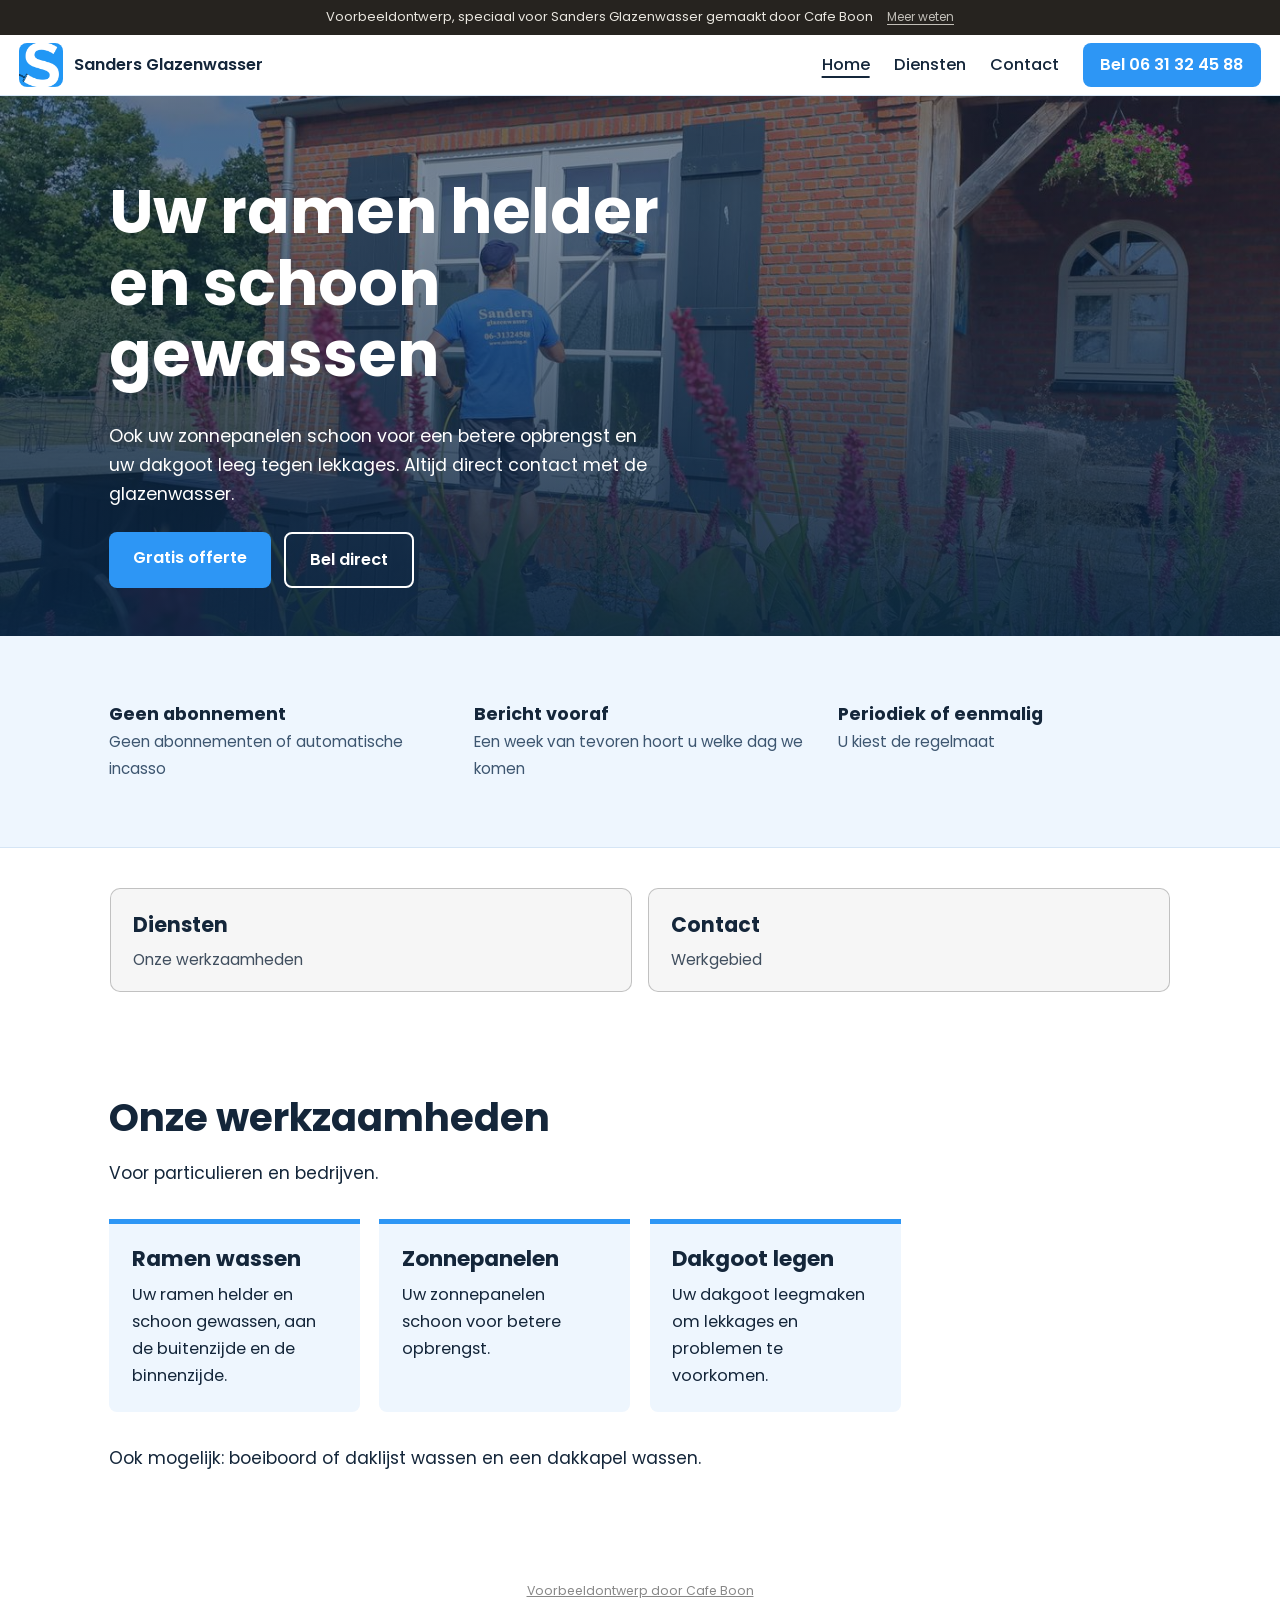
<file: index.html>
<!doctype html>
<html lang="nl">
<head>
<meta charset="utf-8">
<meta name="viewport" content="width=device-width, initial-scale=1">
<meta name="robots" content="noindex">
<title>Sanders Glazenwasser - Ramen, zonnepanelen en dakgoten rond Breda</title>
<meta name="description" content="Sanders Glazenwasser uit Breda wast ramen, zonnepanelen en dakgoten in Breda, Bavel, Prinsenbeek, Zundert, Rijsbergen en Effen. Geen abonnement. Bel 06 31 32 45 88.">
<meta property="og:title" content="Sanders Glazenwasser, Breda">
<meta property="og:description" content="Ramen wassen, zonnepanelen reinigen en dakgoten legen. Geen abonnement of automatische incasso.">
<meta property="og:image" content="images/og.jpg">
<link rel="icon" type="image/png" href="images/logo.png">
<link rel="preconnect" href="https://fonts.googleapis.com">
<link rel="preconnect" href="https://fonts.gstatic.com" crossorigin>
<link href="https://fonts.googleapis.com/css2?family=Poppins:wght@400;500;600;700&display=swap" rel="stylesheet">
<link rel="stylesheet" href="style.css">
</head>
<body>
<div class="vb-banner" role="note"><span>Voorbeeldontwerp, speciaal voor Sanders Glazenwasser gemaakt door Cafe Boon</span><a href="https://cafeboon.com">Meer weten</a></div>
<header class="top">
<a class="brand" href="index.html"><img alt="Sanders Glazenwasser" src="images/logo.png"/><span>Sanders Glazenwasser</span></a>
<nav><a aria-current="page" href="index.html">Home</a><a href="aanbod.html">Diensten</a><a href="contact.html">Contact</a></nav>
<a class="call" href="tel:+31631324588">Bel 06 31 32 45 88</a>
</header>
<div aria-label="Pagina's" class="sn-bar" role="navigation"><a aria-current="page" class="sn-link" href="index.html">Home</a><a class="sn-link" href="aanbod.html">Diensten</a><a class="sn-link" href="contact.html">Contact</a></div>
<section class="hero">
<img alt="Sanders Glazenwasser wast de ramen van een woning" src="images/aan-het-werk.jpg"/>
<div class="hero-in">
<h1>Uw ramen helder en schoon gewassen</h1>
<p class="claim">Ook uw zonnepanelen schoon voor een betere opbrengst en uw dakgoot leeg tegen lekkages. Altijd direct contact met de glazenwasser.</p>
<div class="actions">
<a class="btn" href="offerte.html">Gratis offerte</a>
<a class="btn ghost" href="tel:+31631324588">Bel direct</a>
</div>
</div>
</section>
<section class="facts">
<div class="wrap row">
<div><b>Geen abonnement</b><span>Geen abonnementen of automatische incasso</span></div>
<div><b>Bericht vooraf</b><span>Een week van tevoren hoort u welke dag we komen</span></div>
<div><b>Periodiek of eenmalig</b><span>U kiest de regelmaat</span></div>
</div>
</section>
<div class="sn-cards"><a class="sn-card" href="aanbod.html"><strong>Diensten</strong><span>Onze werkzaamheden</span></a><a class="sn-card" href="contact.html"><strong>Contact</strong><span>Werkgebied</span></a></div>
<section class="wrap">
<h2>Onze werkzaamheden</h2>
<p class="lead">Voor particulieren en bedrijven.</p>
<div class="cards">
<article>
<h3>Ramen wassen</h3>
<p>Uw ramen helder en schoon gewassen, aan de buitenzijde en de binnenzijde.</p>
</article>
<article>
<h3>Zonnepanelen</h3>
<p>Uw zonnepanelen schoon voor betere opbrengst.</p>
</article>
<article>
<h3>Dakgoot legen</h3>
<p>Uw dakgoot leegmaken om lekkages en problemen te voorkomen.</p>
</article>
</div>
<p class="lead">Ook mogelijk: boeiboord of daklijst wassen en een dakkapel wassen.</p>
</section>
<footer>
<p class="credit"><a href="https://cafeboon.com">Voorbeeldontwerp door Cafe Boon</a></p>
</footer>
<a class="fab" href="tel:+31631324588">Bel</a>
</body></html>
</file>
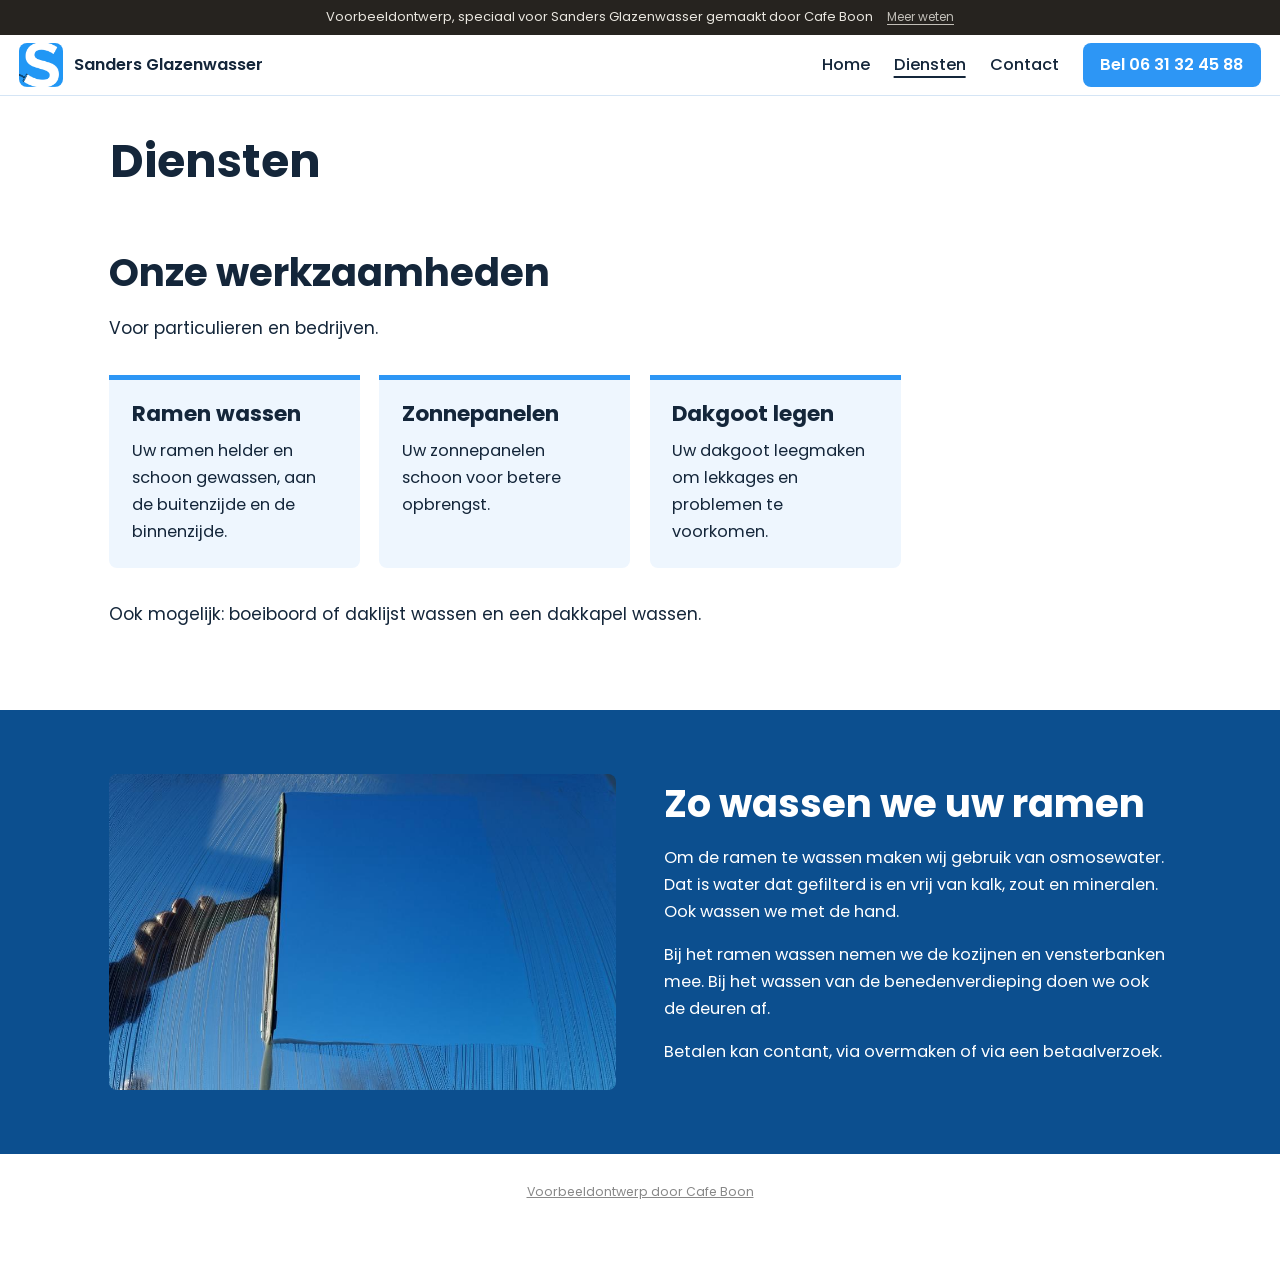
<file: aanbod.html>
<!doctype html>
<html lang="nl">
<head>
<meta charset="utf-8">
<meta name="viewport" content="width=device-width, initial-scale=1">
<meta name="robots" content="noindex">
<title>Diensten | Sanders Glazenwasser</title>
<meta name="description" content="Sanders Glazenwasser uit Breda wast ramen, zonnepanelen en dakgoten in Breda, Bavel, Prinsenbeek, Zundert, Rijsbergen en Effen. Geen abonnement. Bel 06 31 32 45 88.">
<meta property="og:title" content="Sanders Glazenwasser, Breda">
<meta property="og:description" content="Ramen wassen, zonnepanelen reinigen en dakgoten legen. Geen abonnement of automatische incasso.">
<meta property="og:image" content="images/og.jpg">
<link rel="icon" type="image/png" href="images/logo.png">
<link rel="preconnect" href="https://fonts.googleapis.com">
<link rel="preconnect" href="https://fonts.gstatic.com" crossorigin>
<link href="https://fonts.googleapis.com/css2?family=Poppins:wght@400;500;600;700&display=swap" rel="stylesheet">
<link rel="stylesheet" href="style.css">
</head>
<body>
<div class="vb-banner" role="note"><span>Voorbeeldontwerp, speciaal voor Sanders Glazenwasser gemaakt door Cafe Boon</span><a href="https://cafeboon.com">Meer weten</a></div>
<header class="top">
<a class="brand" href="index.html"><img alt="Sanders Glazenwasser" src="images/logo.png"/><span>Sanders Glazenwasser</span></a>
<nav><a href="index.html">Home</a><a aria-current="page" href="aanbod.html">Diensten</a><a href="contact.html">Contact</a></nav>
<a class="call" href="tel:+31631324588">Bel 06 31 32 45 88</a>
</header>
<div aria-label="Pagina's" class="sn-bar" role="navigation"><a class="sn-link" href="index.html">Home</a><a aria-current="page" class="sn-link" href="aanbod.html">Diensten</a><a class="sn-link" href="contact.html">Contact</a></div>
<div class="sn-head"><h1>Diensten</h1></div>
<section class="wrap" id="diensten">
<h2>Onze werkzaamheden</h2>
<p class="lead">Voor particulieren en bedrijven.</p>
<div class="cards">
<article>
<h3>Ramen wassen</h3>
<p>Uw ramen helder en schoon gewassen, aan de buitenzijde en de binnenzijde.</p>
</article>
<article>
<h3>Zonnepanelen</h3>
<p>Uw zonnepanelen schoon voor betere opbrengst.</p>
</article>
<article>
<h3>Dakgoot legen</h3>
<p>Uw dakgoot leegmaken om lekkages en problemen te voorkomen.</p>
</article>
</div>
<p class="lead">Ook mogelijk: boeiboord of daklijst wassen en een dakkapel wassen.</p>
</section>
<section class="band" id="werkwijze">
<div class="wrap split">
<img alt="Ruit wordt met de trekker schoon getrokken" src="images/trekker.jpg"/>
<div>
<h2>Zo wassen we uw ramen</h2>
<p>Om de ramen te wassen maken wij gebruik van osmosewater. Dat is water dat gefilterd is en vrij van kalk, zout en mineralen. Ook wassen we met de hand.</p>
<p>Bij het ramen wassen nemen we de kozijnen en vensterbanken mee. Bij het wassen van de benedenverdieping doen we ook de deuren af.</p>
<p>Betalen kan contant, via overmaken of via een betaalverzoek.</p>
</div>
</div>
</section>
<footer>
<p class="credit"><a href="https://cafeboon.com">Voorbeeldontwerp door Cafe Boon</a></p>
</footer>
<a class="fab" href="tel:+31631324588">Bel</a>
</body></html>
</file>
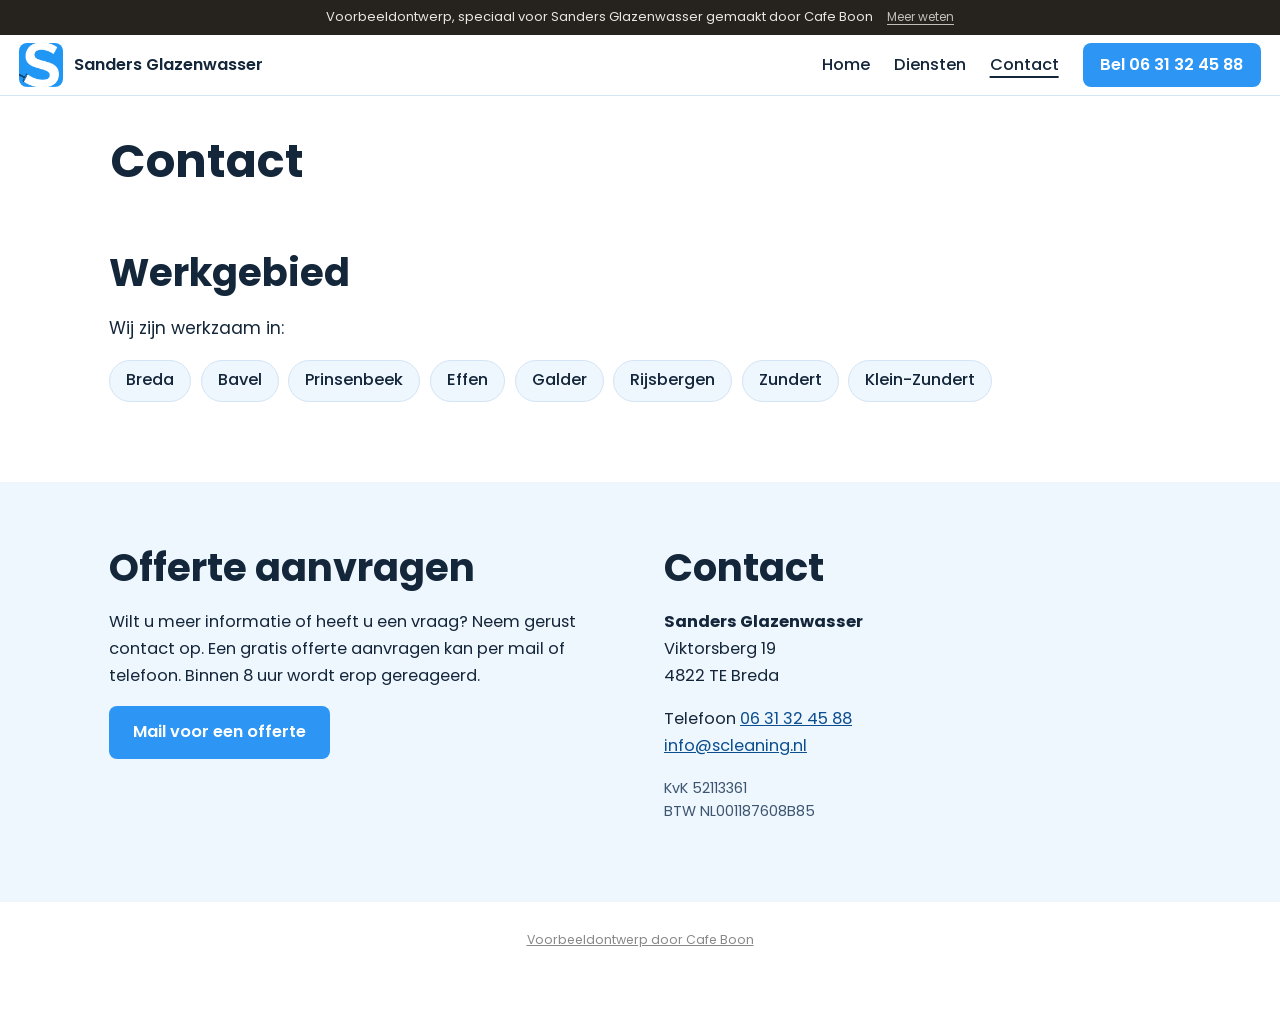
<file: contact.html>
<!doctype html>
<html lang="nl">
<head>
<meta charset="utf-8">
<meta name="viewport" content="width=device-width, initial-scale=1">
<meta name="robots" content="noindex">
<title>Contact | Sanders Glazenwasser</title>
<meta name="description" content="Sanders Glazenwasser uit Breda wast ramen, zonnepanelen en dakgoten in Breda, Bavel, Prinsenbeek, Zundert, Rijsbergen en Effen. Geen abonnement. Bel 06 31 32 45 88.">
<meta property="og:title" content="Sanders Glazenwasser, Breda">
<meta property="og:description" content="Ramen wassen, zonnepanelen reinigen en dakgoten legen. Geen abonnement of automatische incasso.">
<meta property="og:image" content="images/og.jpg">
<link rel="icon" type="image/png" href="images/logo.png">
<link rel="preconnect" href="https://fonts.googleapis.com">
<link rel="preconnect" href="https://fonts.gstatic.com" crossorigin>
<link href="https://fonts.googleapis.com/css2?family=Poppins:wght@400;500;600;700&display=swap" rel="stylesheet">
<link rel="stylesheet" href="style.css">
</head>
<body>
<div class="vb-banner" role="note"><span>Voorbeeldontwerp, speciaal voor Sanders Glazenwasser gemaakt door Cafe Boon</span><a href="https://cafeboon.com">Meer weten</a></div>
<header class="top">
<a class="brand" href="index.html"><img alt="Sanders Glazenwasser" src="images/logo.png"/><span>Sanders Glazenwasser</span></a>
<nav><a href="index.html">Home</a><a href="aanbod.html">Diensten</a><a aria-current="page" href="contact.html">Contact</a></nav>
<a class="call" href="tel:+31631324588">Bel 06 31 32 45 88</a>
</header>
<div aria-label="Pagina's" class="sn-bar" role="navigation"><a class="sn-link" href="index.html">Home</a><a class="sn-link" href="aanbod.html">Diensten</a><a aria-current="page" class="sn-link" href="contact.html">Contact</a></div>
<div class="sn-head"><h1>Contact</h1></div>
<section class="wrap" id="werkgebied">
<h2>Werkgebied</h2>
<p class="lead">Wij zijn werkzaam in:</p>
<ul class="places">
<li>Breda</li><li>Bavel</li><li>Prinsenbeek</li><li>Effen</li><li>Galder</li><li>Rijsbergen</li><li>Zundert</li><li>Klein-Zundert</li>
</ul>
</section>
<section class="visit" id="contact">
<div class="wrap two">
<div>
<h2>Offerte aanvragen</h2>
<p>Wilt u meer informatie of heeft u een vraag? Neem gerust contact op. Een gratis offerte aanvragen kan per mail of telefoon. Binnen 8 uur wordt erop gereageerd.</p>
<p><a class="btn" href="offerte.html">Mail voor een offerte</a></p>
</div>
<div>
<h2>Contact</h2>
<p><b>Sanders Glazenwasser</b><br/>Viktorsberg 19<br/>4822 TE Breda</p>
<p>Telefoon <a href="tel:+31631324588">06 31 32 45 88</a><br/><a href="mailto:info@scleaning.nl">info@scleaning.nl</a></p>
<p class="small">KvK 52113361<br/>BTW NL001187608B85</p>
</div>
</div>
</section>
<footer>
<p class="credit"><a href="https://cafeboon.com">Voorbeeldontwerp door Cafe Boon</a></p>
</footer>
<a class="fab" href="tel:+31631324588">Bel</a>
</body></html>
</file>
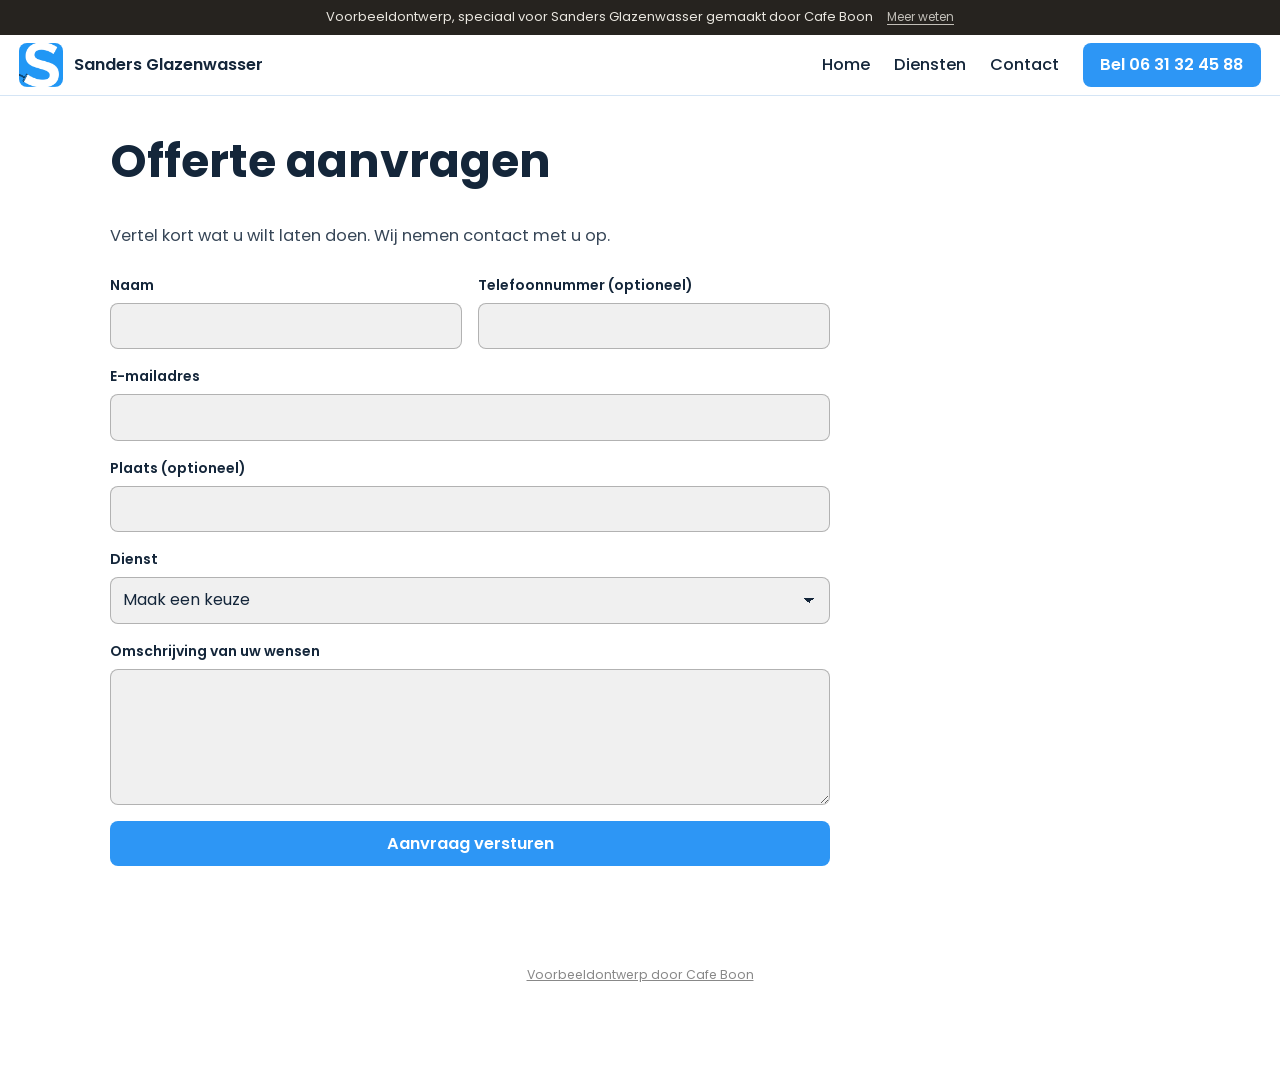
<file: offerte.html>
<!doctype html>
<html lang="nl">
<head>
<meta charset="utf-8">
<meta name="viewport" content="width=device-width, initial-scale=1">
<meta name="robots" content="noindex">
<title>Offerte aanvragen | Sanders Glazenwasser</title>
<meta name="description" content="Offerte aanvragen bij Sanders Glazenwasser.">
<meta property="og:title" content="Sanders Glazenwasser, Breda">
<meta property="og:description" content="Ramen wassen, zonnepanelen reinigen en dakgoten legen. Geen abonnement of automatische incasso.">
<meta property="og:image" content="images/og.jpg">
<link rel="icon" type="image/png" href="images/logo.png">
<link rel="preconnect" href="https://fonts.googleapis.com">
<link rel="preconnect" href="https://fonts.gstatic.com" crossorigin>
<link href="https://fonts.googleapis.com/css2?family=Poppins:wght@400;500;600;700&display=swap" rel="stylesheet">
<link rel="stylesheet" href="style.css">
</head>
<body>
<div class="vb-banner" role="note"><span>Voorbeeldontwerp, speciaal voor Sanders Glazenwasser gemaakt door Cafe Boon</span><a href="https://cafeboon.com">Meer weten</a></div>
<header class="top">
<a class="brand" href="index.html"><img alt="Sanders Glazenwasser" src="images/logo.png"/><span>Sanders Glazenwasser</span></a>
<nav><a href="index.html">Home</a><a href="aanbod.html">Diensten</a><a href="contact.html">Contact</a></nav>
<a class="call" href="tel:+31631324588">Bel 06 31 32 45 88</a>
</header>
<div aria-label="Pagina's" class="sn-bar" role="navigation"><a class="sn-link" href="index.html">Home</a><a class="sn-link" href="aanbod.html">Diensten</a><a class="sn-link" href="contact.html">Contact</a></div>
<div class="sn-head"><h1>Offerte aanvragen</h1></div>
<section class="sn-formsec" id="formulier"><div class="sn-formwrap"><p class="sn-lead">Vertel kort wat u wilt laten doen. Wij nemen contact met u op.</p><form class="sn-form" id="sn-form"><div class="sn-field"><label for="naam">Naam</label><input id="naam" name="naam" type="text" required autocomplete="name"></div><div class="sn-field"><label for="tel">Telefoonnummer (optioneel)</label><input id="tel" name="tel" type="tel" autocomplete="tel"></div><div class="sn-field full"><label for="email">E-mailadres</label><input id="email" name="email" type="email" required autocomplete="email"></div><div class="sn-field full"><label for="plaats">Plaats (optioneel)</label><input id="plaats" name="plaats" type="text" autocomplete="address-level2"></div><div class="sn-field full"><label for="keuze">Dienst</label><select id="keuze" name="keuze" required><option value="">Maak een keuze</option><option>Ramen wassen</option><option>Zonnepanelen</option><option>Dakgoot legen</option></select></div><div class="sn-field full"><label for="opm">Omschrijving van uw wensen</label><textarea id="opm" name="opm" rows="5" required></textarea></div><div class="sn-field full"><button class="btn" type="submit">Aanvraag versturen</button></div></form></div></section>
<script>(function(){var f=document.getElementById('sn-form');if(!f)return;f.addEventListener('submit',function(e){e.preventDefault();if(!f.checkValidity()){f.reportValidity();return;}var d=document.createElement('div');d.className='sn-done';d.setAttribute('role','status');d.tabIndex=-1;d.innerHTML='<h2>Bedankt voor uw aanvraag</h2><p>Dit is een voorbeeldwebsite van Cafe Boon. Uw aanvraag is daarom niet verstuurd. Neem voor een echte offerte contact op via <a href="tel:+31631324588">06 31 32 45 88</a>.</p>';f.parentNode.replaceChild(d,f);d.focus();});})();</script>
<footer>
<p class="credit"><a href="https://cafeboon.com">Voorbeeldontwerp door Cafe Boon</a></p>
</footer>
<a class="fab" href="tel:+31631324588">Bel</a>
</body></html>
</file>
<file: style.css>
:root{--blue:#2d96f5;--deep:#0c4f8f;--ink:#14263a;--bg:#fff;--soft:#eef6fe;--line:#d5e5f5}
*{box-sizing:border-box}
body{margin:0;font-family:"Poppins",sans-serif;color:var(--ink);background:var(--bg);line-height:1.65;font-size:1.02rem}
h1,h2,h3{font-weight:700;line-height:1.15;margin:0 0 .5em}
h2{font-size:clamp(1.7rem,4vw,2.4rem)}
a{color:var(--deep)}
.top{display:flex;align-items:center;gap:1.5rem;padding:.5rem 1.2rem;background:#fff;border-bottom:1px solid var(--line);position:sticky;top:0;z-index:5}
.brand{display:flex;align-items:center;gap:.7rem;text-decoration:none;color:var(--ink);font-weight:600}
.brand img{height:44px;width:44px;display:block;border-radius:8px}
.top nav{margin-left:auto;display:flex;gap:1.5rem}.top nav a{color:var(--ink);text-decoration:none;font-weight:500}
.call{background:var(--blue);color:#fff;text-decoration:none;padding:.55rem 1.1rem;font-weight:600;border-radius:8px;white-space:nowrap}
.hero{position:relative;min-height:540px;display:flex;align-items:flex-end;color:#fff;background:var(--deep)}
.hero>img{position:absolute;inset:0;width:100%;height:100%;object-fit:cover;object-position:30% 40%}
.hero:before{content:"";position:absolute;inset:0;background:linear-gradient(0deg,rgba(8,35,64,.92),rgba(8,35,64,.55) 75%);z-index:1}
.hero-in{position:relative;z-index:2;max-width:1100px;margin:0 auto;padding:3rem 1.2rem;width:100%}
.hero h1{font-size:clamp(2.2rem,6vw,3.9rem);max-width:15ch}
.claim{max-width:540px;font-size:1.1rem}
.actions{display:flex;gap:.8rem;flex-wrap:wrap;margin-top:1.4rem}
.btn{display:inline-block;background:var(--blue);color:#fff;padding:.8rem 1.5rem;text-decoration:none;font-weight:600;border-radius:8px}
.btn.ghost{background:transparent;border:2px solid #fff}
.facts{background:var(--soft);border-bottom:1px solid var(--line)}
.row{display:grid;grid-template-columns:repeat(3,1fr);gap:2rem;padding:2rem 1.2rem}
.row b{display:block;font-size:1.1rem}.row span{font-size:.95rem;color:#3d5670}
.wrap{max-width:1100px;margin:0 auto;padding:4rem 1.2rem}
.lead{max-width:720px;font-size:1.08rem}
.cards{display:grid;grid-template-columns:repeat(auto-fill,minmax(250px,1fr));gap:1.2rem;margin:2rem 0}
.cards article{background:var(--soft);border-top:5px solid var(--blue);padding:1.4rem;border-radius:0 0 8px 8px}
.cards h3{font-size:1.35rem}.cards p{margin:0}
.band{background:var(--deep);color:#fff}
.split{display:grid;grid-template-columns:1fr 1fr;gap:3rem;align-items:center}
.split img{width:100%;aspect-ratio:16/10;object-fit:cover;border-radius:8px}
.places{list-style:none;padding:0;display:flex;flex-wrap:wrap;gap:.6rem}
.places li{background:var(--soft);border:1px solid var(--line);padding:.4rem 1rem;border-radius:999px;font-weight:500}
.visit{background:var(--soft)}
.two{display:grid;grid-template-columns:1fr 1fr;gap:3rem}
.small{font-size:.9rem;color:#3d5670}
footer{text-align:center;padding:1.5rem 1rem 5rem;font-size:.9rem;color:#666}
.credit{font-size:.78rem;margin:.2rem}.credit a{color:#888}
.fab{display:none}
@media(max-width:760px){
.top nav,.call,.brand span{display:none}
.hero{min-height:440px}.row{grid-template-columns:1fr;gap:1.2rem}
.two,.split{grid-template-columns:1fr;gap:2rem}
.fab{display:block;position:fixed;right:1rem;bottom:1rem;background:var(--blue);color:#fff;text-decoration:none;font-weight:600;padding:.9rem 1.5rem;border-radius:999px;box-shadow:0 4px 12px rgba(0,0,0,.3);z-index:9}}
/* sitenav:start */
.sn-bar{display:none;gap:6px;overflow-x:auto;white-space:nowrap;-webkit-overflow-scrolling:touch;padding:8px 12px;background:inherit;color:inherit;font:inherit;line-height:1.2;border-bottom:1px solid rgba(128,128,128,.35);box-sizing:border-box;max-width:100%}
.sn-bar a.sn-link{flex:0 0 auto;padding:9px 15px;border-radius:999px;color:inherit;text-decoration:none;font-size:15px;font-weight:600;letter-spacing:0;text-transform:none;margin:0}
.sn-bar a.sn-link[aria-current="page"]{background:rgba(128,128,128,.2);box-shadow:inset 0 -2px 0 currentColor}
@media(max-width:760px){.sn-bar{display:flex}}
nav a[aria-current="page"]:not(.cta):not(.btn):not(.call){text-decoration:underline;text-underline-offset:6px;text-decoration-thickness:2px}
.sn-head{max-width:1100px;margin:0 auto;padding:40px 20px 0;box-sizing:border-box}
.sn-head h1{margin:0;color:inherit;font-size:clamp(30px,5vw,46px);line-height:1.1}
.sn-cards{max-width:1100px;margin:0 auto;padding:40px 20px;display:grid;grid-template-columns:repeat(auto-fit,minmax(230px,1fr));gap:16px;box-sizing:border-box}
.sn-card{display:block;padding:20px 22px;border:1px solid rgba(128,128,128,.45);border-radius:10px;background:rgba(128,128,128,.07);color:inherit;text-decoration:none;min-width:0}
.sn-card strong{display:block;font-size:1.25em;margin:0 0 6px;color:inherit}
.sn-card span{display:block;opacity:.8;font-size:.95em;line-height:1.4}
.sn-card:hover,.sn-card:focus-visible{border-color:currentColor}
/* sitenav:end */
/* voorbeeld-formulier:start */
@layer sn{.sn-form button.btn{border:0;font:inherit;cursor:pointer;line-height:1.2}}
.sn-formsec{padding:36px 0 72px}
.sn-formwrap{max-width:1100px;margin:0 auto;padding:0 20px;box-sizing:border-box}
.sn-formwrap>h2{margin:0 0 12px}
.sn-formwrap>.sn-lead,.sn-formwrap>.sn-form,.sn-formwrap>.sn-done{max-width:720px}
.sn-formwrap .sn-lead{margin:0 0 24px;opacity:.85}
.sn-form{display:grid;grid-template-columns:1fr 1fr;gap:16px}
.sn-field{display:flex;flex-direction:column;gap:6px;min-width:0;text-align:left}
.sn-field.full{grid-column:1/-1}
.sn-field label{font-size:14px;font-weight:600}
.sn-field input,.sn-field select,.sn-field textarea{font:inherit;font-size:16px;line-height:1.4;color:inherit;background:rgba(128,128,128,.12);border:1px solid rgba(128,128,128,.55);border-radius:8px;padding:11px 12px;width:100%;box-sizing:border-box;min-width:0;max-width:100%;-webkit-appearance:none;appearance:none}
.sn-field select{background-image:linear-gradient(45deg,transparent 50%,currentColor 50%),linear-gradient(135deg,currentColor 50%,transparent 50%);background-position:calc(100% - 20px) 50%,calc(100% - 15px) 50%;background-size:5px 5px;background-repeat:no-repeat;padding-right:38px}
.sn-field select option{color:#111;background:#fff}
.sn-field textarea{resize:vertical}
.sn-field input:focus,.sn-field select:focus,.sn-field textarea:focus{outline:2px solid currentColor;outline-offset:1px}
.sn-done{padding:28px;border:1px solid rgba(128,128,128,.55);border-radius:12px;background:rgba(128,128,128,.1)}
.sn-done h2{margin:0 0 10px}
.sn-done p{margin:0}
.sn-done a{text-decoration:underline;text-underline-offset:3px;font-weight:600}
.sn-formlink{padding:0 0 56px}
@media(max-width:640px){.sn-form{grid-template-columns:1fr}.sn-formsec{padding:24px 0 56px}}
/* voorbeeld-formulier:end */
/* voorbeeldbanner:start */
.vb-banner{display:flex;flex-wrap:wrap;justify-content:center;align-items:baseline;gap:2px 14px;padding:8px 16px;background:#26231f;color:#e9e6df;font-size:13px;line-height:1.45;letter-spacing:0;text-transform:none;font-weight:400;text-align:center;position:relative;z-index:1000}
.vb-banner a{color:inherit;opacity:.8;text-decoration:underline;text-underline-offset:3px;font-size:12px;font-weight:400;white-space:nowrap;letter-spacing:0;text-transform:none}
.vb-banner a:hover{opacity:1}
/* voorbeeldbanner:end */
</file>
